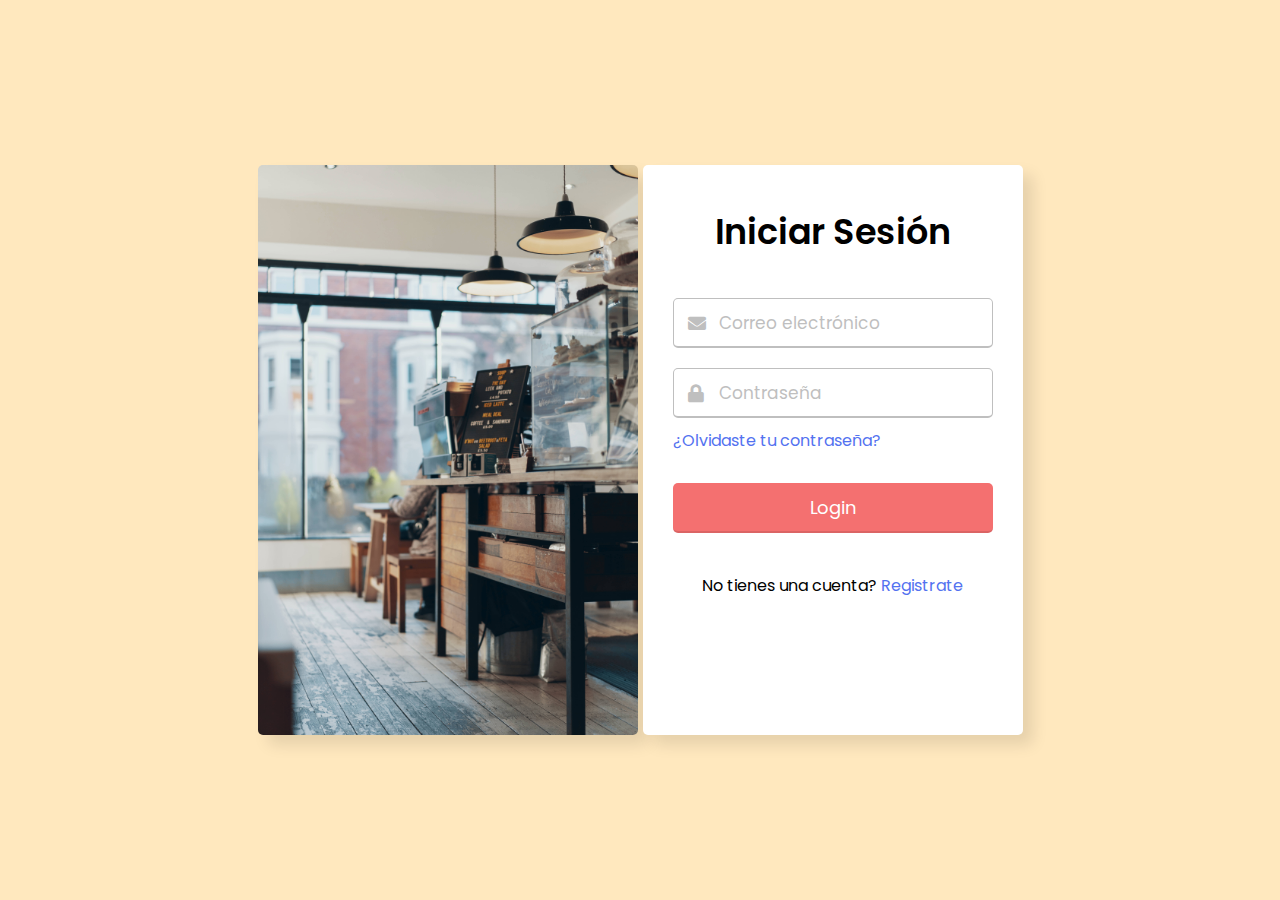
<file: login.html>
<!DOCTYPE html>
<html lang="en">

<head>
    <meta charset="UTF-8">
    <meta name="viewport" content="width=device-width, initial-scale=1.0">
    <title>Login Form</title>
    <link rel="stylesheet" href="login.css">
    <link rel="stylesheet" href="https://cdnjs.cloudflare.com/ajax/libs/font-awesome/5.15.3/css/all.min.css" />
</head>

<body>
    <div class="container">
        <div class="image-section">
            <img src="img/wallpaper.jpeg" alt="Imagen de bienvenida">
        </div>
        <div class="wrapper">
            <header>Iniciar Sesión</header>
            <form action="#">
                <div class="field email">
                    <div class="input-area">
                        <input type="text" placeholder="Correo electrónico">
                        <i class="icon fas fa-envelope"></i>
                        <i class="error error-icon fas fa-exclamation-circle"></i>
                    </div>
                    <div class="error error-txt">Correo electronico en blanco</div>
                </div>
                <div class="field password">
                    <div class="input-area">
                        <input type="password" placeholder="Contraseña">
                        <i class="icon fas fa-lock"></i>
                        <i class="error error-icon fas fa-exclamation-circle"></i>
                    </div>
                    <div class="error error-txt">Contraseña en blanco</div>
                </div>
                <div class="pass-txt"><a href="#">¿Olvidaste tu contraseña?</a></div>
                <input type="submit" value="Login">
            </form>
            <div class="sign-txt">No tienes una cuenta? <a href="#">Registrate</a></div>
        </div>
    </div>

    <script src="login.js"></script>

</body>

</html>
</file>
<file: login.css>
@import url('https://fonts.googleapis.com/css2?family=Poppins:wght@400;500;600&display=swap');
* {
    margin: 0;
    padding: 0;
    box-sizing: border-box;
    font-family: "Poppins", sans-serif;
}

body {
    width: 100%;
    height: 100vh;
    display: flex;
    align-items: center;
    justify-content: center;
    background: #ffe8be;
}

.container {
    display: flex;
    align-items: stretch; /* Asegura que los elementos tengan la misma altura */
    justify-content: center;
    background: #ffe8be;
    padding: 20px;
}

.image-section {
    flex: 1;
    display: flex;
    align-items: center;
    justify-content: center;
    max-width: 380px; /* Ajusta el tamaño máximo de la imagen */
}

.image-section img {
    width: 100%;
    height: auto;
    max-height: 100%; /* Asegura que la imagen no exceda la altura del contenedor */
    border-radius: 5px;
    box-shadow: 10px 10px 15px rgba(0, 0, 0, 0.1);
    object-fit: cover; /* Ajusta la imagen para que se adapte al contenedor */
}

.wrapper {
    width: 380px;
    padding: 40px 30px 50px 30px;
    background: #fff;
    border-radius: 5px;
    text-align: center;
    box-shadow: 10px 10px 15px rgba(0, 0, 0, 0.1);
    margin-left: 5px; /* Espacio entre la imagen y el formulario */
}

.wrapper header {
    font-size: 35px;
    font-weight: 600;
}

.wrapper form {
    margin: 40px 0;
}

form .field {
    width: 100%;
    margin-bottom: 20px;
}

form .field.shake {
    animation: shake 0.3s ease-in-out;
}

@keyframes shake {
    0%,
    100% {
        margin-left: 0px;
    }
    20%,
    80% {
        margin-left: -12px;
    }
    40%,
    60% {
        margin-left: 12px;
    }
}

form .field .input-area {
    height: 50px;
    width: 100%;
    position: relative;
}

form input {
    width: 100%;
    height: 100%;
    outline: none;
    padding: 0 45px;
    font-size: 18px;
    background: none;
    caret-color: #5372F0;
    border-radius: 5px;
    border: 1px solid #bfbfbf;
    border-bottom-width: 2px;
    transition: all 0.2s ease;
}

form .field input:focus,
form .field.valid input {
    border-color: #5372F0;
}

form .field.shake input,
form .field.error input {
    border-color: #dc3545;
}

.field .input-area i {
    position: absolute;
    top: 50%;
    font-size: 18px;
    pointer-events: none;
    transform: translateY(-50%);
}

.input-area .icon {
    left: 15px;
    color: #bfbfbf;
    transition: color 0.2s ease;
}

.input-area .error-icon {
    right: 15px;
    color: #dc3545;
}

form input:focus~.icon,
form .field.valid .icon {
    color: #5372F0;
}

form .field.shake input:focus~.icon,
form .field.error input:focus~.icon {
    color: #bfbfbf;
}

form input::placeholder {
    color: #bfbfbf;
    font-size: 17px;
}

form .field .error-txt {
    color: #dc3545;
    text-align: left;
    margin-top: 5px;
}

form .field .error {
    display: none;
}

form .field.shake .error,
form .field.error .error {
    display: block;
}

form .pass-txt {
    text-align: left;
    margin-top: -10px;
}

.wrapper a {
    color: #5372F0;
    text-decoration: none;
}

.wrapper a:hover {
    text-decoration: underline;
}

form input[type="submit"] {
    height: 50px;
    margin-top: 30px;
    color: #fff;
    padding: 0;
    border: none;
    background: #f47070;
    cursor: pointer;
    border-bottom: 2px solid rgba(0, 0, 0, 0.1);
    transition: all 0.3s ease;
}

form input[type="submit"]:hover {
    background: #ed2c2c;
}
</file>
